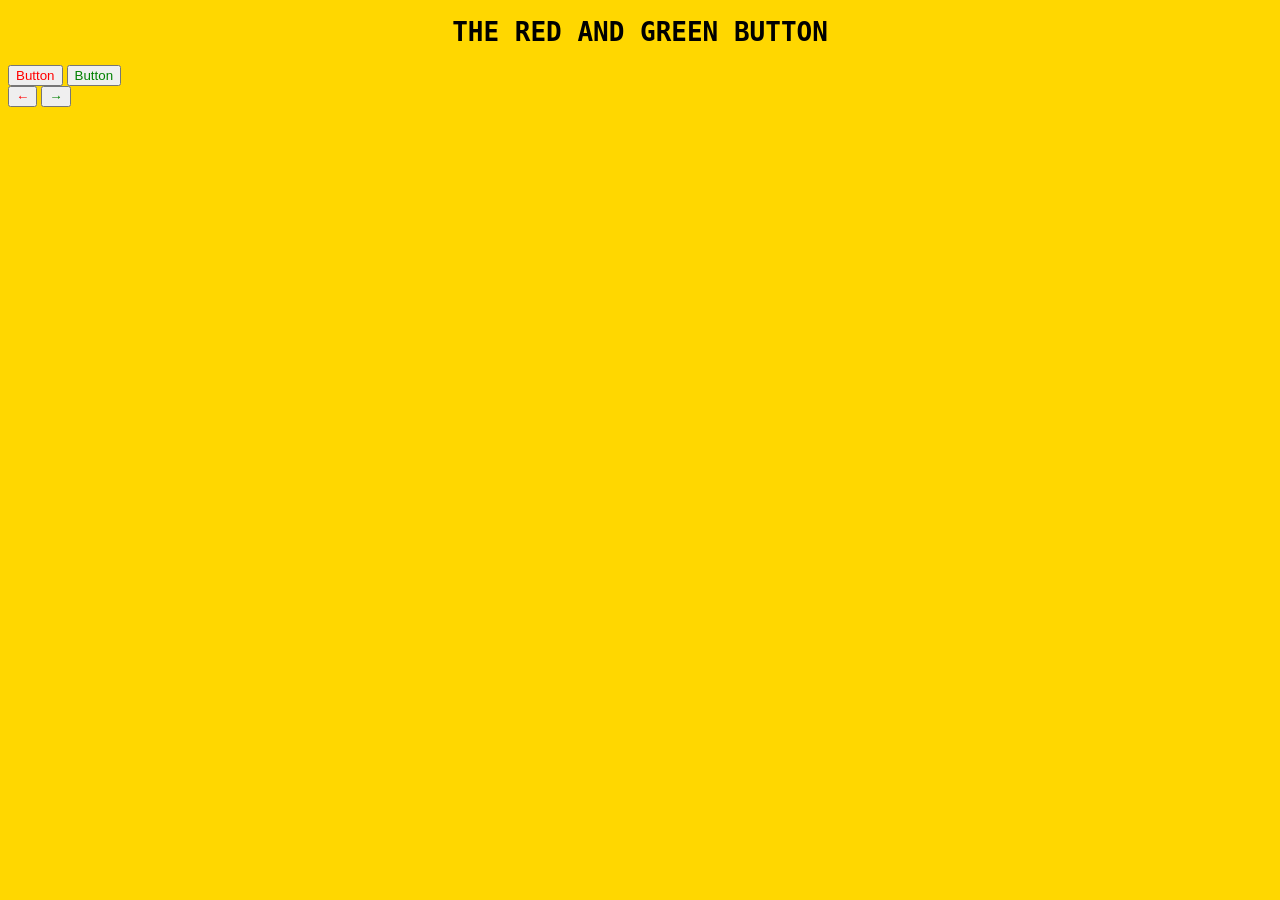
<file: Week2/index.html>
<!DOCTYPE html>

<html lang="en">
    <head>
        <title>THE HTML SKELETON</title>
    </head>
    <body style="background-color: gold;">
        <h1 style="color: black; text-align: center; font-family: monospace;">THE RED AND GREEN BUTTON</h1>
        <section class="button-group">
            <button id="Red-Button" style="color: red;">Button</button>
            <button id="Green-Button" style="color: green;">Button</button>
        </section>
        <section class="arrow-btn-group">
            <button id="Red-Arrow" style="color: red;">←</button>
            <button id="Green-Arrow" style="color: green;">→</button>
        </section>
    </body>
</html>
</file>
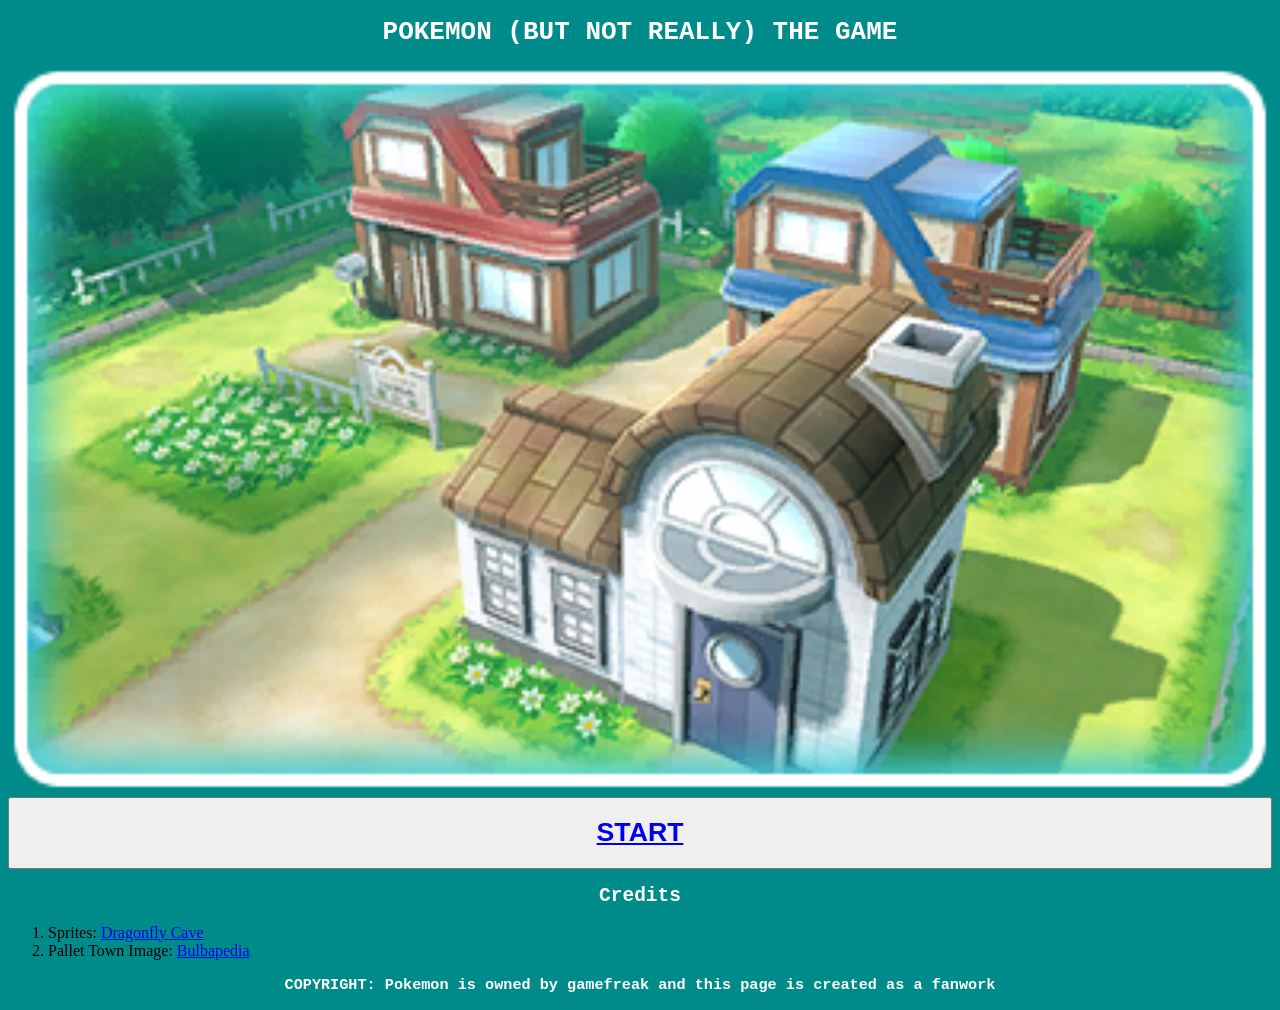
<file: Week2/ourfirstgame/index.html>
<!DOCTYPE html>

<html lang="en">

<head>
    <title>OUR FIRST GAME</title>
</head>

<body style="background-color: darkcyan;">

    <h1 style="color: white; text-align: center; font-family: monospace;">POKEMON (BUT NOT REALLY) THE GAME</h1>

    <img src=".\Assets\Pallet_Town_PE.png" aria-label="an image of pallet town from pokemon" style="width: 100%"></img>

    <button class="start-button" style="width: 100%">
        <h1 style="text-align: center;"><a href="./game.html">START</a></h1>
    </button>

    <section id="credits">
        <h2 style="text-align: center; color: white; font-family: monospace;">Credits</h2>
        <ol>
            <li>Sprites: <a href="https://www.dragonflycave.com/resources/sprite-generator/">Dragonfly Cave</a></li>
            <li>Pallet Town Image: <a href="https://bulbapedia.bulbagarden.net/wiki/Pallet_Town">Bulbapedia</a></li>
        </ol>
    </section>

    <h3 style="color: white; text-align: center; font-family: monospace;">COPYRIGHT: Pokemon is owned by gamefreak and this page is created as a fanwork</h3>

</body>
</html>
</file>
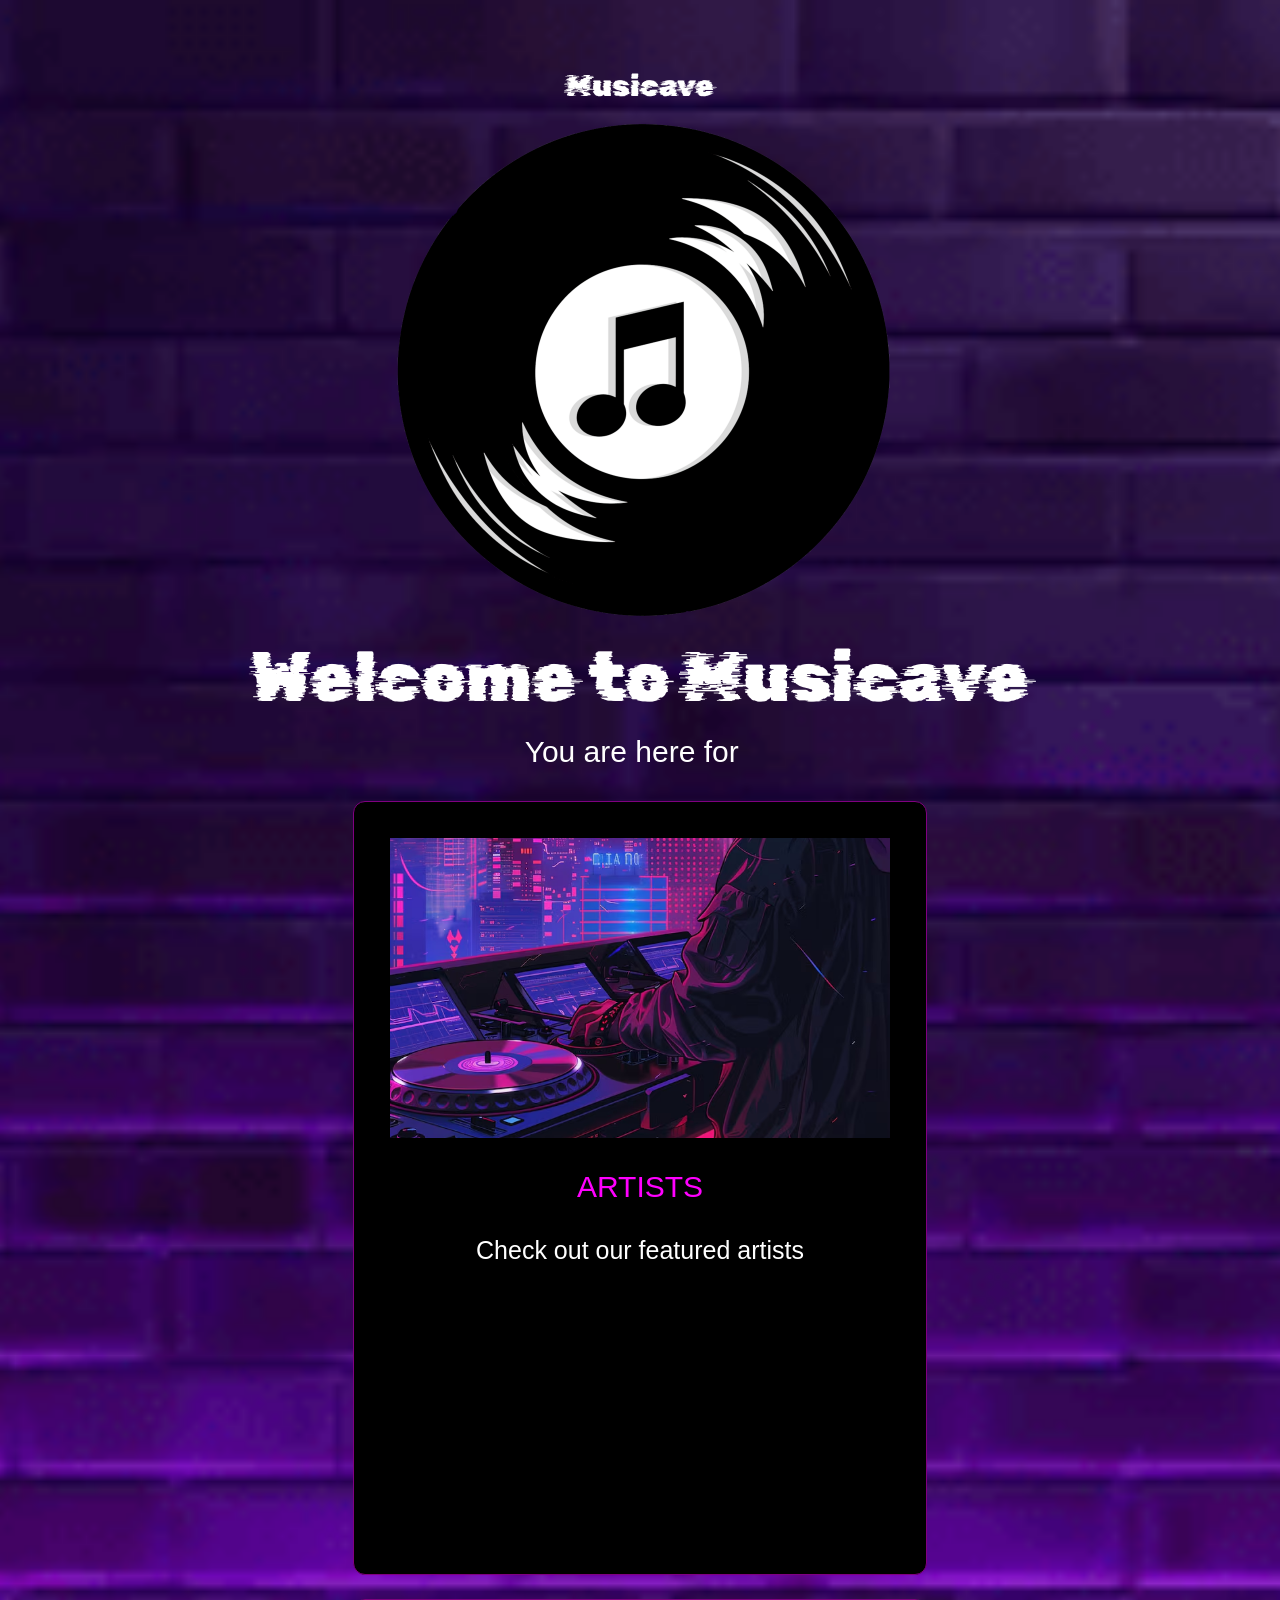
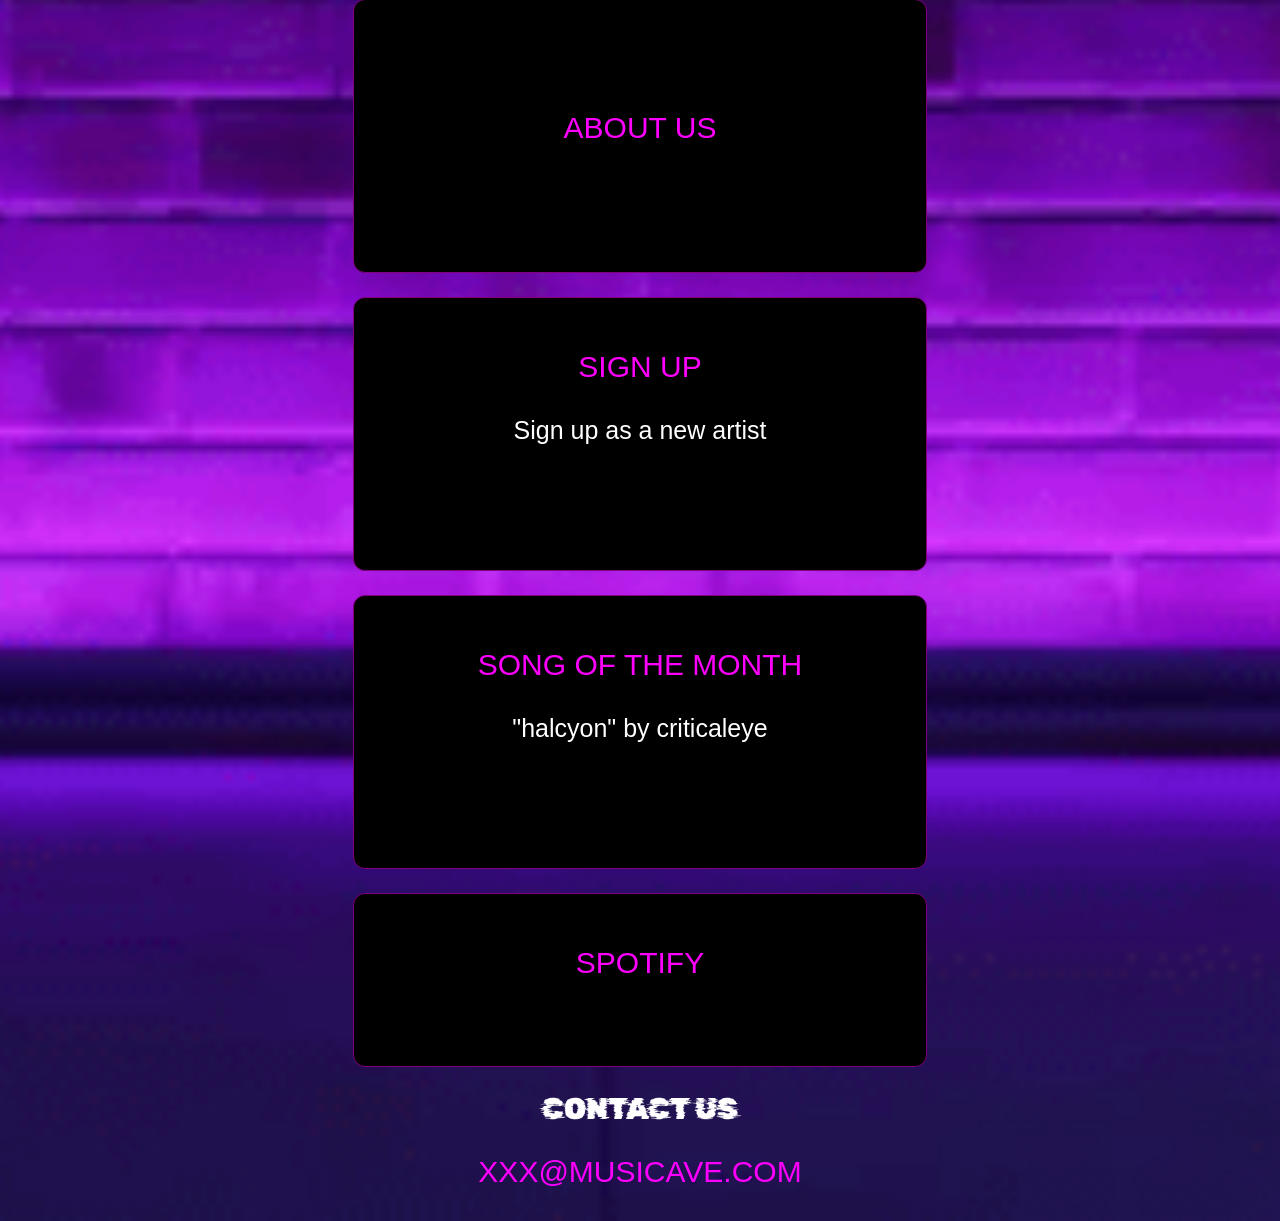
<file: Week3/Musicave/index.html>
<!--If it seems like I went above and beyond it is because I take a similar class to this "GIT 215" and wanted to have some fun-->
<!DOCTYPE html>
<html lang="en">
    <head>
        <meta charset="UTF-8">
        <meta name="viewport" content="width=device-width, initial-scale=1.0">
        <title>MUSICAVE</title>
        <style>
        @import url('https://fonts.googleapis.com/css2?family=Rubik+Glitch&family=Saira+Stencil:ital,wght@0,100..900;1,100..900&display=swap');
        </style>
        <link rel="stylesheet" href="styles.css">
    </head>
    <body>
        <header>Musicave</header>
        <img src="vinyl.png" alt="vinyl" class="vinyl"> 
        <div class="title">Welcome to Musicave</div>
        <div class="learMore">
            <h1>You are here for<span class="dots"></span></h1>
            <div class="cards">
                <div id="artists">
                    <img src="cyberpunk_dj.avif" alt="cyberpunkDJ">
                    <h3>ARTISTS</h3>
                    <p>Check out our featured artists</p>
                </div>
                <div id="aboutUs">
                    <h3>ABOUT US</h3>
                </div>
                <div id="signUp">
                    <h3>SIGN UP</h3>
                    <p>Sign up as a new artist</p>
                </div>
                <a href="video.html">
                    <div id="song-of-the-day">
                        <h3>SONG OF THE MONTH</h3>
                        <p>"halcyon" by criticaleye</p>
                    </div>
                </a>
                <a href="https://open.spotify.com/" target="_blank" class="cardButton">
                    <div id="spotify">
                        <h3>SPOTIFY</h3>
                    </div>
                </a>
            </div>
        </div>
    </body>
    <footer>
            <h2>CONTACT US</h2>
            <h3>XXX@MUSICAVE.COM</h3>
    </footer>
</html>
</file>
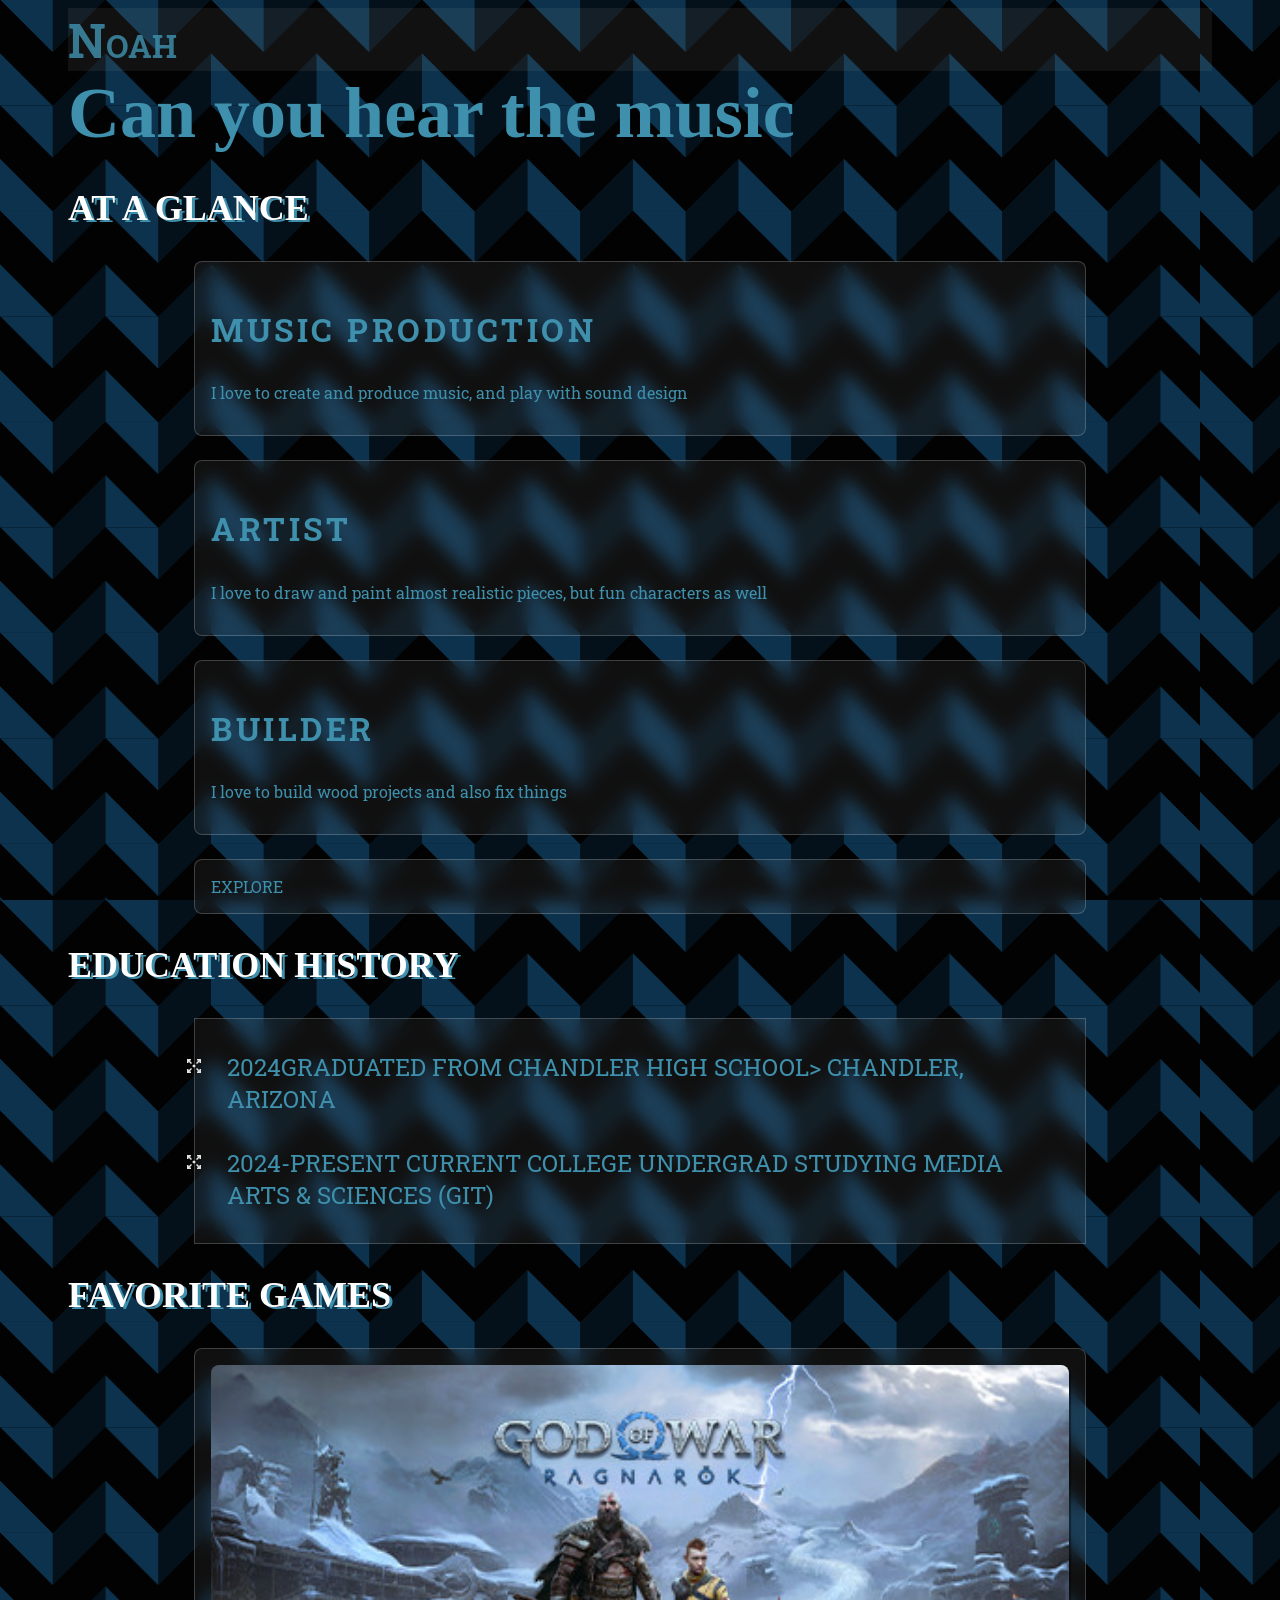
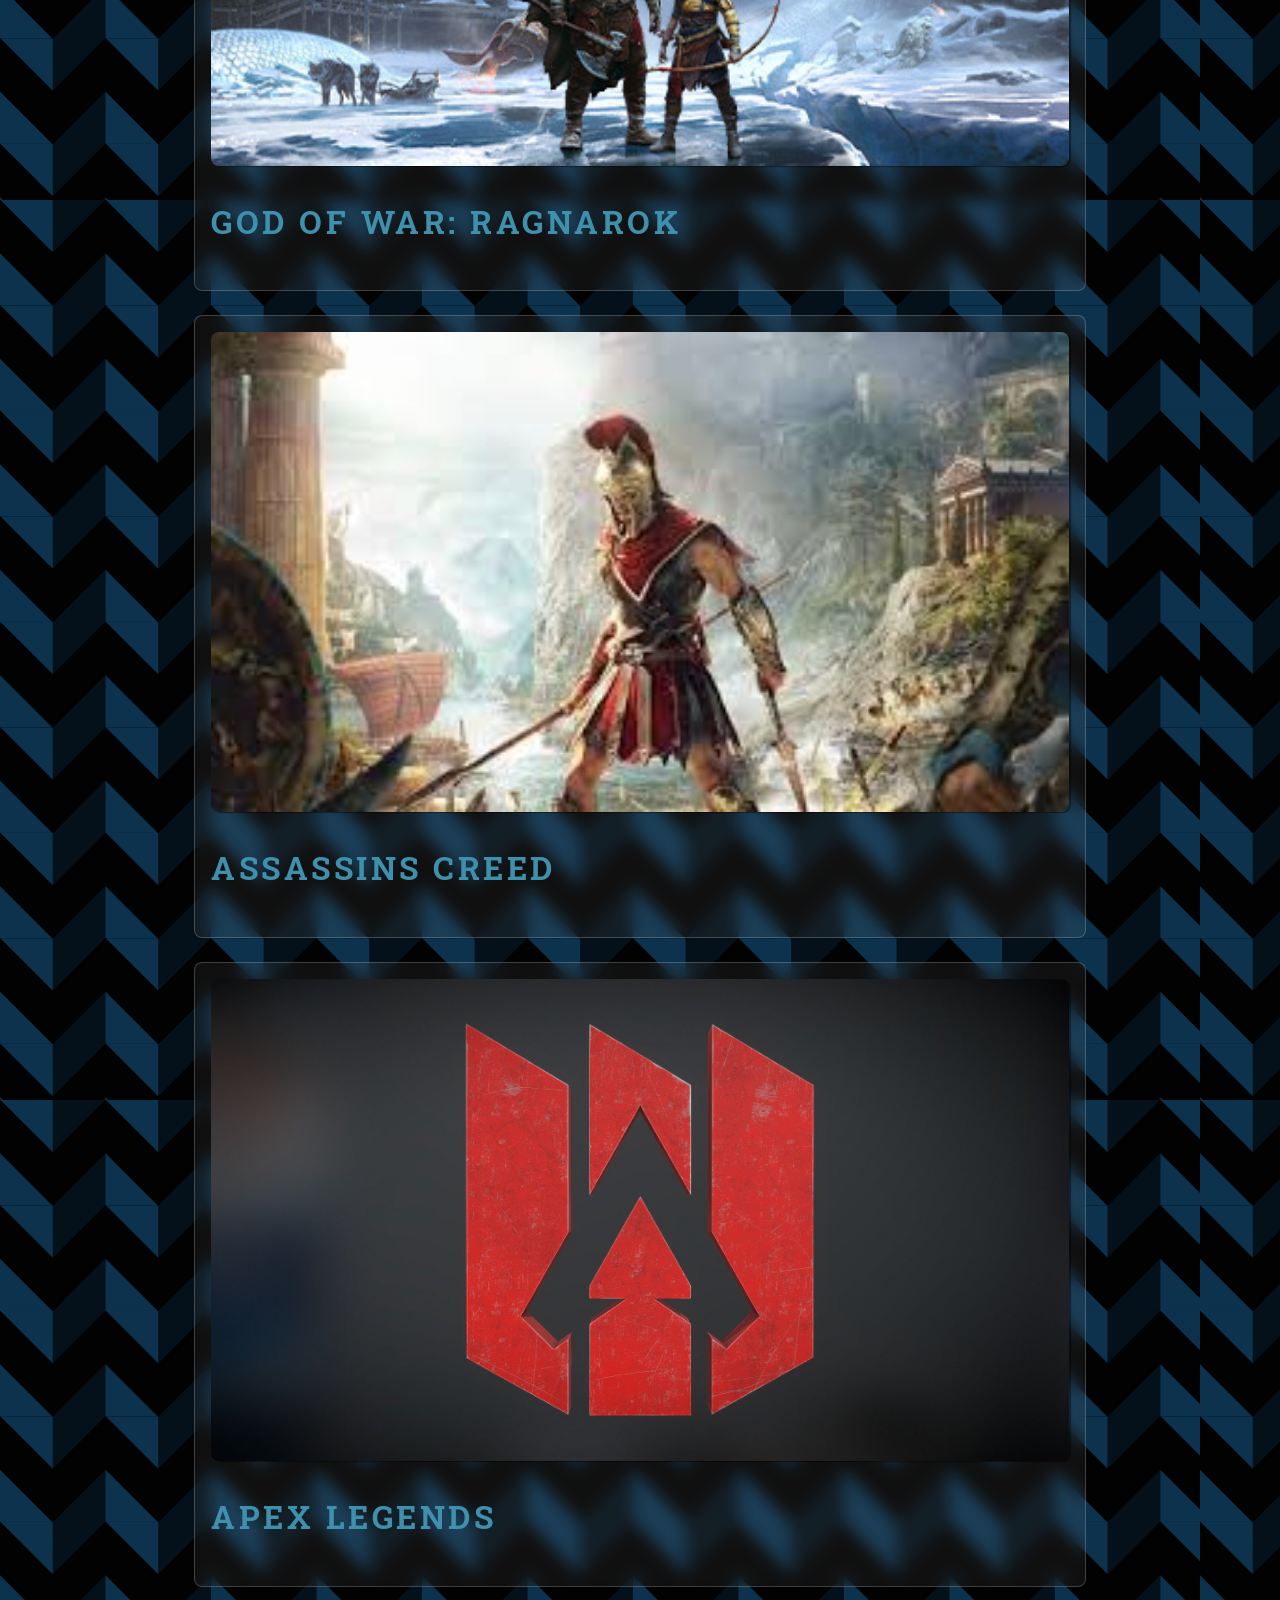
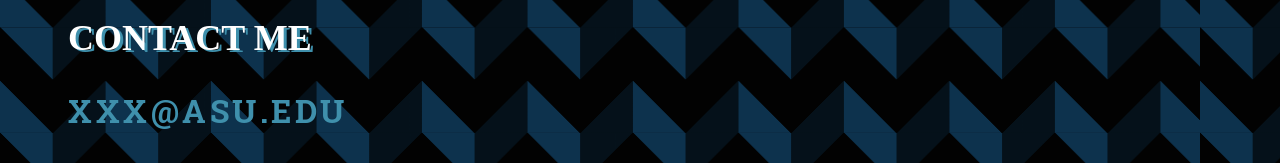
<file: Week3/portfolio/index.html>
<!DOCTYPE html>
<html lang="en">
<head>
    <meta charset="UTF-8">
    <meta name="viewport" content="width=device-width, initial-scale=1.0">
    <title>Noah Fisher // SAMPLE CSS PORTFOLIO</title>
    <style>
        @import url('https://fonts.googleapis.com/css2?family=BJ+Cree:wght@400;500;600;700&family=Roboto+Slab:wght@100..900&display=swap');
</style>
    <link rel="stylesheet" href="style.css">
</head>
<body>
    <header><span>NOAH</span></header>
    <div class="title">Can you hear the music</div>
    <div class="atAGlance">
        <h2>at a glance</h2>
        <div class="cards">
            <div id="musician">
                <h3>Music Production</h3>
                <p>I love to create and produce music, and play with sound design</p>
            </div>
            <div id="musician">
                <h3>Artist</h3>
                <p>I love to draw and paint almost realistic pieces, but fun characters as well</p>
            </div>
            <div id="musician">
                <h3>Builder</h3>
                <p>I love to build wood projects and also fix things</p>
            </div>
            <div id="explore">EXPLORE</div>
        </div>
    </div>
    <div class="education">
        <h2>EDUCATION HISTORY</h3>
        <ul>
           <li><span class="year">2024</span>GRADUATED FROM CHANDLER HIGH SCHOOL> CHANDLER, ARIZONA</li> 
           <li><span class="year">2024-PRESENT</span> CURRENT COLLEGE UNDERGRAD STUDYING MEDIA ARTS & SCIENCES (GIT)</li>
        </ul>
    </div>
    <div class="favoriteGames">
        <h2>FAVORITE GAMES</h2>
        <div class="cards">
            <div id="musician">
                <img src="assets/god_of_war.jpg" alt="God of War"/>
                <h3>GOD OF WAR: RAGNAROK</h3>
            </div>
            <div id="musician">
                <img src="assets/assassins_creed.jpeg" alt="Assassin's Creed"/>
                <h3>ASSASSINS CREED</h3>
            </div>
            <div id="musician">
               <img src="assets/apex_legends.jpeg" alt="Apex Legends"/>
               <h3>APEX LEGENDS</h3>
            </div>
        </div>
    </div>
    <footer>
        <h2>CONTACT ME</h2>
        <h3>XXX@ASU.EDU</h3>
    </footer>
</body>
</html>
</file>
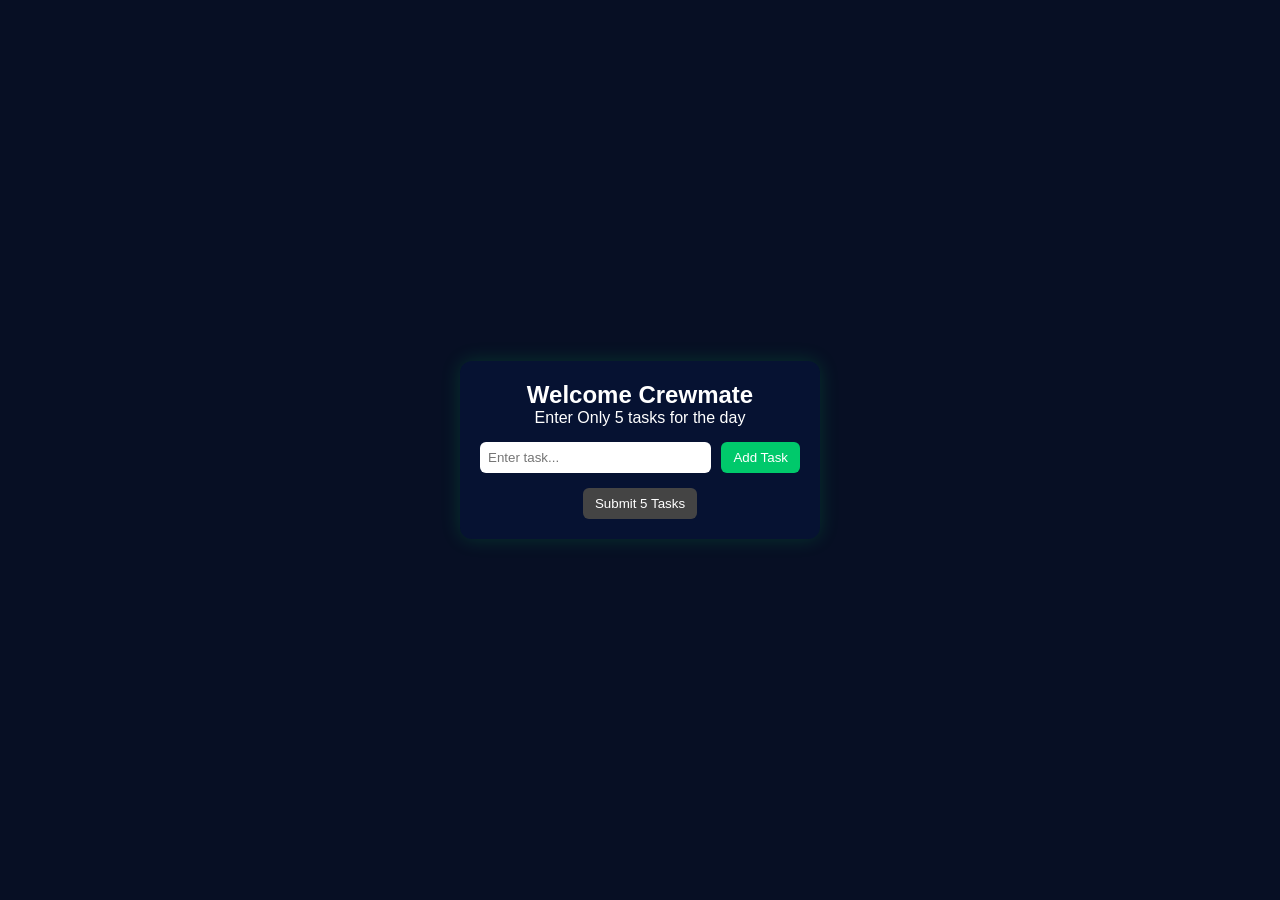
<file: Week6/Crewmate-Tasks/index.html>
<!DOCTYPE html>
<html lang="en">
<head>
    <meta charset="UTF-8">
    <title>Crewmate Task Console</title>
    <link rel="stylesheet" href="styles.css">
</head>

<!--An Among Us Inspired Checklist-->
<body>

<section id="welcomeScreen" class="screen">
    <h1>Welcome Crewmate</h1>
    <p>Enter Only 5 tasks for the day</p>

    <div class="task-input">
        <input type="text" id="taskInput" placeholder="Enter task...">
        <button id="addTaskBtn">Add Task</button>
    </div>

    <ul id="taskPreviewList"></ul>

    <button id="startTasksBtn" disabled>
        Submit 5 Tasks
    </button>
</section>

<section id="taskScreen" class="screen hidden">

    <h1>Mission Board</h1>

    <div id="taskContainer"></div>

    <div class="progress-section">
        <div class="progress-bar-bg">
            <div id="mainProgressBar"></div>
        </div>
        <p id="progressText">0%</p>
    </div>

    <button id="completeTasksBtn" disabled>
        Submit Completed Tasks
    </button>

    <p id="errorMsg" class="error"></p>

</section>

<section id="completeScreen" class="screen hidden">
    <h1>TASKS COMPLETE</h1>
</section>

<script src="script.js"></script>
</body>
</html>
</file>
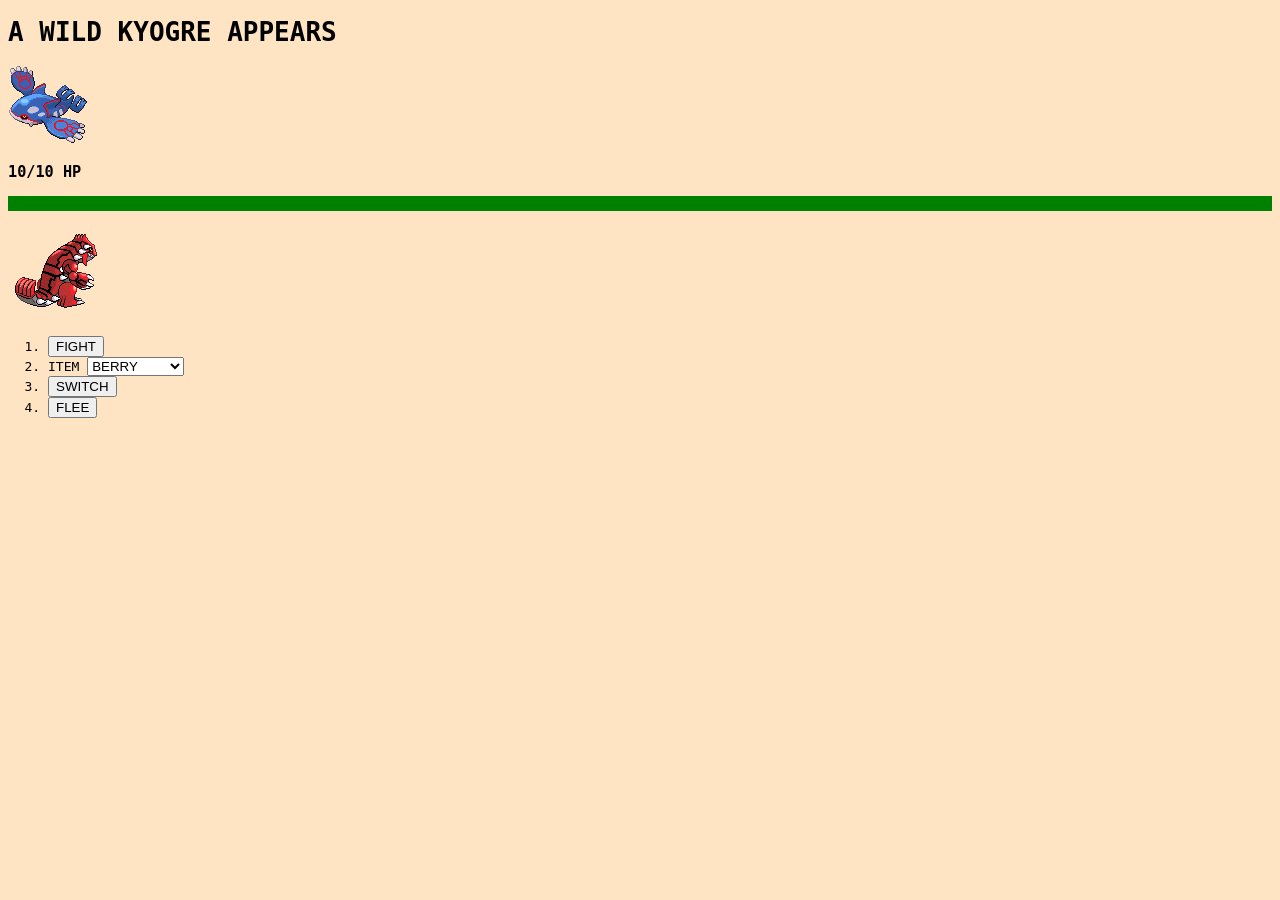
<file: Week2/ourfirstgame/game.html>
<!DOCTYPE html>
<html>
    <head>
        <title>... WEBPAGE WANTS TO BATTLE!</title>
    </head>
    <body class="battle" style="background-color: bisque; font-family: monospace;">
        <h1 id="kyogre">A WILD KYOGRE APPEARS</h1>
        <section class="kyogre">
            <img src=".\Assets\kyogre_face.png"></img>
            <h3>10/10 HP</h3>
        </section>
        <div style="background-color: green;"><p><p><p>&nbsp;</p></div>
        <section class="groudon">
            <img src=".\Assets\groudon_back.png"></img>
            <ol>
                <li><button>FIGHT</button></li>
                <li><label id="item" for="item-select">ITEM</label>
                    <select id="item-select">
                        <option value="berries">BERRY</option>
                        <option value="lemonade">LEMONADE</option>
                    </select>
                </li>
                <li><button>SWITCH</button></li>
                <li><button>FLEE</button></li>
            </ol>
        </section>
    </body>
</html>
</file>
<file: Week3/Musicave/styles.css>
/*.rubik-glitch-regular {
  font-family: "Rubik Glitch", system-ui;
  font-weight: 400;
  font-style: normal;
}

.saira-stencil-<uniquifier> {
  font-family: "Saira Stencil", sans-serif;
  font-optical-sizing: auto;
  font-weight: <weight>;
  font-style: normal;
  font-variation-settings:
    "wdth" 100;
}
*/

body {
    background-color: #06080f;
    background-image: url('purple_garage.png');
    background-repeat: no-repeat;
    background-size: cover;
    background-position: center 0%;
    padding-left: 60px;
    padding-right:60px;
    padding-top: 60px;
    padding-bottom: 0px;
}

header {
    text-align: center;
    margin-bottom: 16px;
    font-family: "Rubik Glitch", system-ui;
    font-weight: 300;
    font-style: normal;
    font-size: 30px;
    color: white;
}

@keyframes spin {
    from {
        transform: rotate(0deg);
    }
    to {
        transform: rotate(360deg);
    }
}

img.vinyl {
    display: block;
    margin: 0 auto;
    width: 500px;
    height: 500px;
    animation: spin 15s linear infinite;
}

.title {
    font-family: "Rubik Glitch", system-ui;
    font-weight: 400;
    font-style: normal;
    font-size: 70px;
    text-align: center;
    margin-top: 16px;
    color: white;
}

h1 {
    font-family: "Saira Stencil", sans-serif;
    font-size: 30px;
    font-weight: 400;
    font-style: normal;
    text-align: center;
    margin-top: 16px;
    margin-bottom: 32px;
    color: white;
}

.dots::after {
    content:"";
    display: inline-block;
    width: 1ch;
    text-align: left;
    animation: dots 1s steps(4, end) infinite;
}

@keyframes dots {
    0%   { content: ""; }
    25%  { content: "."; }
    50%  { content: ".."; }
    75%  { content: "..."; }
    100% { content: ""; }
}

.cards div {
    display: block;
    margin: 0 auto 24px auto;
    background: black;
    height: 700px;
    width: 500px;
    padding: 36px;
    border-radius: 12px;  
    border: 1px solid purple;
    transition: all 0.25s ease;
}

.cards div:hover {
    transform: translate(-3px, -3px);
    box-shadow: 8px 8px 0px magenta;
}

#aboutUs{
    display: block;
    margin: 0 auto 24px auto;
    background: black;
    height: 200px;
    width: 500px;
    padding: 36px;
    border-radius: 12px;  
    border: 1px solid purple;
    transition: all 0.25s ease;
    display: flex;
    justify-content: center;  
    align-items: center;  
}

#signUp {
    display: block;
    margin: 0 auto 24px auto;
    background: black;
    height: 200px;
    width: 500px;
    padding: 36px;
    border-radius: 12px;  
    border: 1px solid purple;
    transition: all 0.25s ease; 
}

#song-of-the-day {
    display: block;
    margin: 0 auto 24px auto;
    background: black;
    height: 200px;
    width: 500px;
    padding: 36px;
    border-radius: 12px;  
    border: 1px solid purple;
    transition: all 0.25s ease; 
}

#spotify {
    display: block;
    margin: 0 auto 24px auto;
    background: black;
    height: 100px;
    width: 500px;
    padding: 36px;
    border-radius: 12px;  
    border: 1px solid purple;
    transition: all 0.25s ease; 
}
.cards div > img {
    width: 100%;
    height: 300px;
    margin-bottom: 12px;
    object-fit: cover;
    object-position: center 70%;
}

h3 {
    font-family: "Saira Stencil", sans-serif;
    font-size: 30px;
    font-weight: 400;
    font-style: normal;
    text-align: center;
    margin-top: 16px;
    margin-bottom: 32px;
    color: magenta; 
}

p {
    font-family: "Saira Stencil", sans-serif;
    font-size: 25px;
    font-weight: 400;
    font-style: normal;
    text-align: center;
    margin-top: 16px;
    margin-bottom: 32px;
    color: white;
}

a {
    text-decoration: none; 
    color: inherit;         
    display: block;  
}

h2 {
    font-family: "Rubik Glitch", system-ui;
    font-weight: 300;
    font-style: normal;
    font-size: 30px;
    text-align: center;
    margin-top: 20px;
    margin-bottom: 28px;
    color: white;
}

.videoWrapper{
    text-align: center; 
    margin: 40px auto;
}

.videoWrapper video {
    display: inline-block;     
    width: 100%;            
    max-width: 700px;         
    height: 400px;         
    border: none;            
}

.backButton {
    display: block;             
    margin: 0 auto 24px auto;  
    background: black;           
    height: 75px;              
    width: 200px;                
    padding: 0px;
    border-radius: 12px;  
    border: 1px solid purple;
    transition: all 0.25s ease;
    text-align: center;          
    color: white;                
    text-decoration: none;   
}

.backButton:hover {
    transform: translate(-3px, -3px);
    box-shadow: 8px 8px 0px magenta;
}

.backButton h3 {
    font-family: "Rubik Glitch", system-ui;
    font-size: 25px;
    font-weight: 300;
    color: white;
    margin: 0;
    line-height: 75px;         
}
</file>
<file: Week3/portfolio/style.css>
/*
.bj-cree-regular {
  font-family: "BJ Cree", serif;
  font-weight: 400;
  font-style: normal;
}

.bj-cree-medium {
  font-family: "BJ Cree", serif;
  font-weight: 500;
  font-style: normal;
}

.bj-cree-semibold {
  font-family: "BJ Cree", serif;
  font-weight: 600;
  font-style: normal;
}

.bj-cree-bold {
  font-family: "BJ Cree", serif;
  font-weight: 700;
  font-style: normal;
}
*/
/*
.roboto-slab-<uniquifier> {
  font-family: "Roboto Slab", serif;
  font-optical-sizing: auto;
  font-weight: <weight>;
  font-style: normal;
}
*/

* {
    --black: #020202;
    --deep-space-blue: #0d324d;
    --dusty-lavender: #7f5a83;
    --dusty-mauve: #a188a6;
    --accentColor: rgb(63, 144, 172);
    --cardColor: rgba(255, 255, 255, 0.06);
    --borderColor: rgba(255, 255, 255, 0.2);
    color: rgb(63, 144, 172);
    font-family: "Roboto Slab", serif;
}

body {
    background-color: #0d324dff;
    background-image:url('assets/armor.png');
    padding-left: 60px;
    padding-right: 60px;
    padding-top: 0px;
    padding-bottom: 0px;
}

header{
  background-color: var(--cardColor);
}
header > span {
  padding-top: 60px;
  padding-bottom: 16px;
  margin-bottom: 32px;
  font-family: "Roboto Slab", monospace;
  color: var(--accentColor);
  font-size: 32px;
  font-weight: 700;
  opacity: .82;

}

header::first-letter{
  font-size: 48px;
}

.title{
  font-family: "BJ Cree", serif;
  font-weight: 600;
  font-style: normal;
  font-size: 72px;
  margin-bottom: 32px;
  line-height: 84px;
}

.title::first-letter{
  color: var(--accentColor);
}

h2{
  font-family: "BJ Cree", serif;
  font-weight: 600;
  font-style: normal;
  font-size: 36px;
  margin-bottom: 32px;
  text-transform: uppercase;
  color: white;
  text-shadow: 3px 2px 0px var(--accentColor);
}

.cards div {
  background: var(--cardColor);
  backdrop-filter: blur(8px);
  -webkit-backdrop-filter: blur(8px);
  padding: 16px;
  border: 1px solid var(--borderColor);
  border-radius: 8px;
  width: 75%;
  margin: 0 auto 24px auto;
  transition: all 0.25s ease;
}

.cards div:hover {
  transform: translate(-3px, -3px);
  box-shadow: 8px 8px 0px var(--accentColor);
}

.cards div > img{
  width: 100%;
  height: auto;
  border-radius: 8px;
  box-shadow: 2px 1px 1px rgba(0, 0, 0, .4);
}

h3{
  font-family: "Roboto Slab";
  font-size: 32px;
  font-style: normal;
  font-weight: 700;
  line-height: 126.637%;
  letter-spacing: 3.52px;
  text-transform: uppercase;
}

.education > ul {
  background: var(--cardColor);
  backdrop-filter: blur(8px);
  border: 1px solid var(--borderColor);
  padding: 16px;
  font-size: 24px;
  width: 75%;
  margin: auto;
  list-style-image: url('assets/arrows_output_16dp_E3E3E3_FILL0_wght400_GRAD0_opsz20.svg');
}

.education > ul li{
  padding: 16px;
}

.year {
  color: var(--accentColor);
}
</file>
<file: Week6/Crewmate-Tasks/styles.css>
* {
    margin: 0;
    padding: 0;
    box-sizing: border-box;
}

body {
    font-family: Arial, sans-serif;
    background: #070f24;
    color: white;
    height: 100vh;
    display: flex;
    justify-content: center;
    align-items: center;
}

.screen {
    width: 360px;
    background: #061232;
    padding: 20px;
    border-radius: 12px;
    text-align: center;
    box-shadow: 0 0 20px rgba(0, 255, 100, 0.15);
}

.hidden {
    display: none;
}

.task-input {
    display: flex;
    gap: 10px;
    margin: 15px 0;
}

#taskInput {
    flex: 1;
    padding: 8px;
    border-radius: 6px;
    border: none;
    outline: none;
}

#taskInput:focus {
    box-shadow: 0 0 10px #00ff88;
}

button {
    padding: 8px 12px;
    border: none;
    border-radius: 6px;
    background: #00c96b;
    color: white;
    cursor: pointer;
    transition: 0.2s;
}

button:hover {
    background: #00ff88;
}

button:disabled {
    background: #444;
    cursor: not-allowed;
}

#taskPreviewList {
    list-style: none;
    text-align: left;
    margin-top: 10px;
}

#taskPreviewList li {
    background: #071131;
    padding: 6px;
    margin-bottom: 6px;
    border-radius: 6px;
}

#taskContainer {
    text-align: left;
    margin: 15px 0;
}

.task-item {
    background: #071130;
    padding: 8px;
    margin-bottom: 8px;
    border-radius: 6px;
    display: flex;
    align-items: center;
    gap: 10px;
}

.mini-bar {
    width: 0%;
    height: 6px;
    background: #444;
    border-radius: 3px;
    margin-left: auto;
    transition: 0.3s;
}

.progress-bar-bg {
    width: 100%;
    height: 20px;
    background: #444;
    border-radius: 10px;
    overflow: hidden;
}

#mainProgressBar {
    height: 100%;
    width: 0%;
    background: #00ff88;
    transition: width 0.3s;
}

#progressText {
    margin-top: 5px;
}

.error {
    color: #ff4d4d;
    margin-top: 10px;
}


#completeScreen {
    font-size: 1.5rem;
}
</file>
